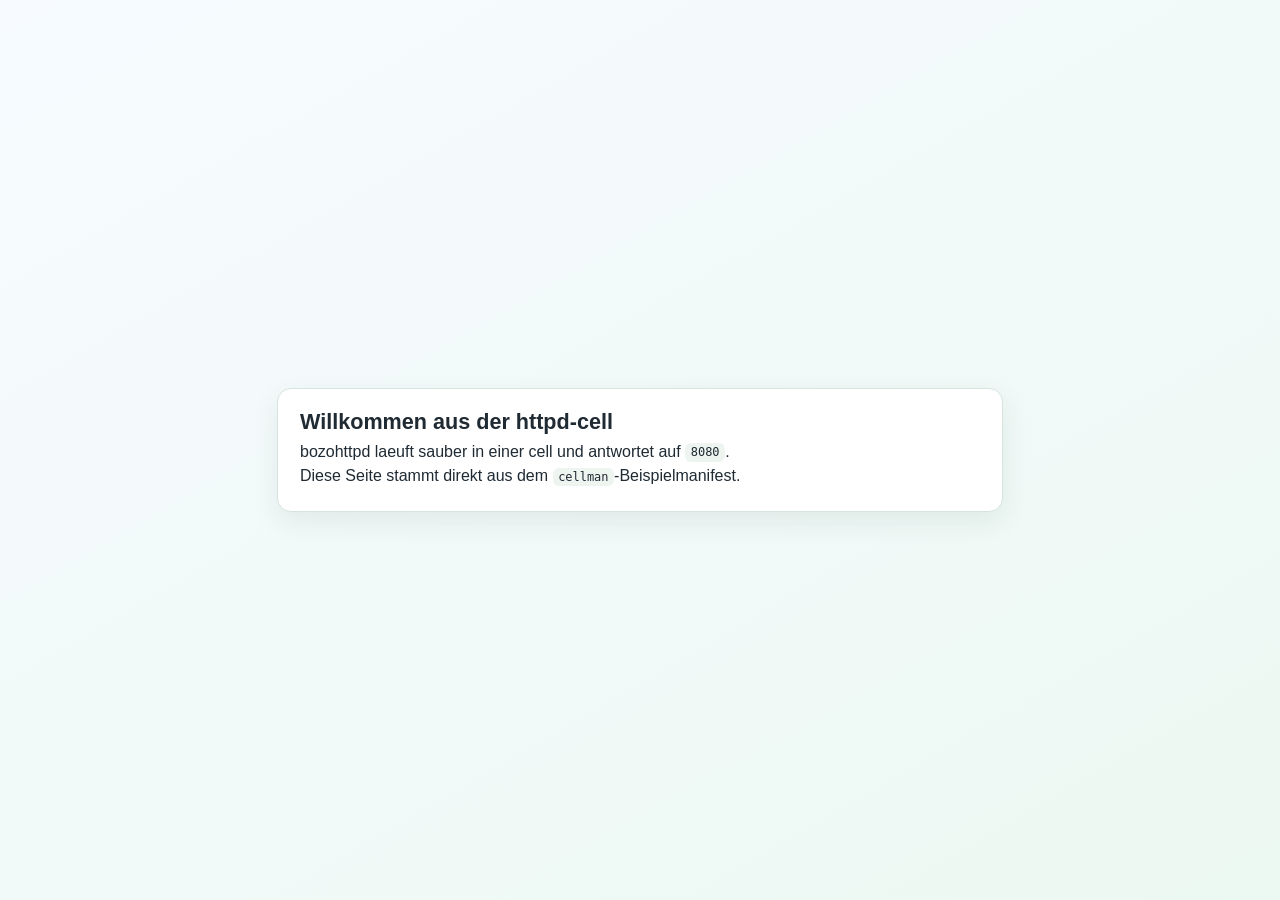
<file: usr.sbin/cellman/examples/httpd/assets/index.html>
<!doctype html>
<html lang="de">
<head>
  <meta charset="utf-8">
  <meta name="viewport" content="width=device-width, initial-scale=1">
  <title>httpd sample</title>
  <style>
    :root { color-scheme: light; }

    body {
      margin: 0;
      font-family: "Trebuchet MS", "Segoe UI", sans-serif;
      background: linear-gradient(150deg, #f7fbff, #ecf8f2);
      color: #1f2a33;
      min-height: 100vh;
      display: grid;
      place-items: center;
    }

    main {
      width: min(680px, 92vw);
      background: #ffffff;
      border: 1px solid #d6e5de;
      border-radius: 14px;
      padding: 1.25rem 1.4rem;
      box-shadow: 0 10px 28px rgba(20, 50, 38, 0.08);
    }

    h1 { margin: 0 0 .5rem; font-size: 1.35rem; }
    p { margin: .4rem 0; }

    code {
      background: #eef5f0;
      border-radius: 6px;
      padding: .15rem .35rem;
      font-size: .92em;
    }
  </style>
</head>
<body>
  <main>
    <h1>Willkommen aus der httpd-cell</h1>
    <p>bozohttpd laeuft sauber in einer cell und antwortet auf <code>8080</code>.</p>
    <p>Diese Seite stammt direkt aus dem <code>cellman</code>-Beispielmanifest.</p>
  </main>
</body>
</html>
</file>
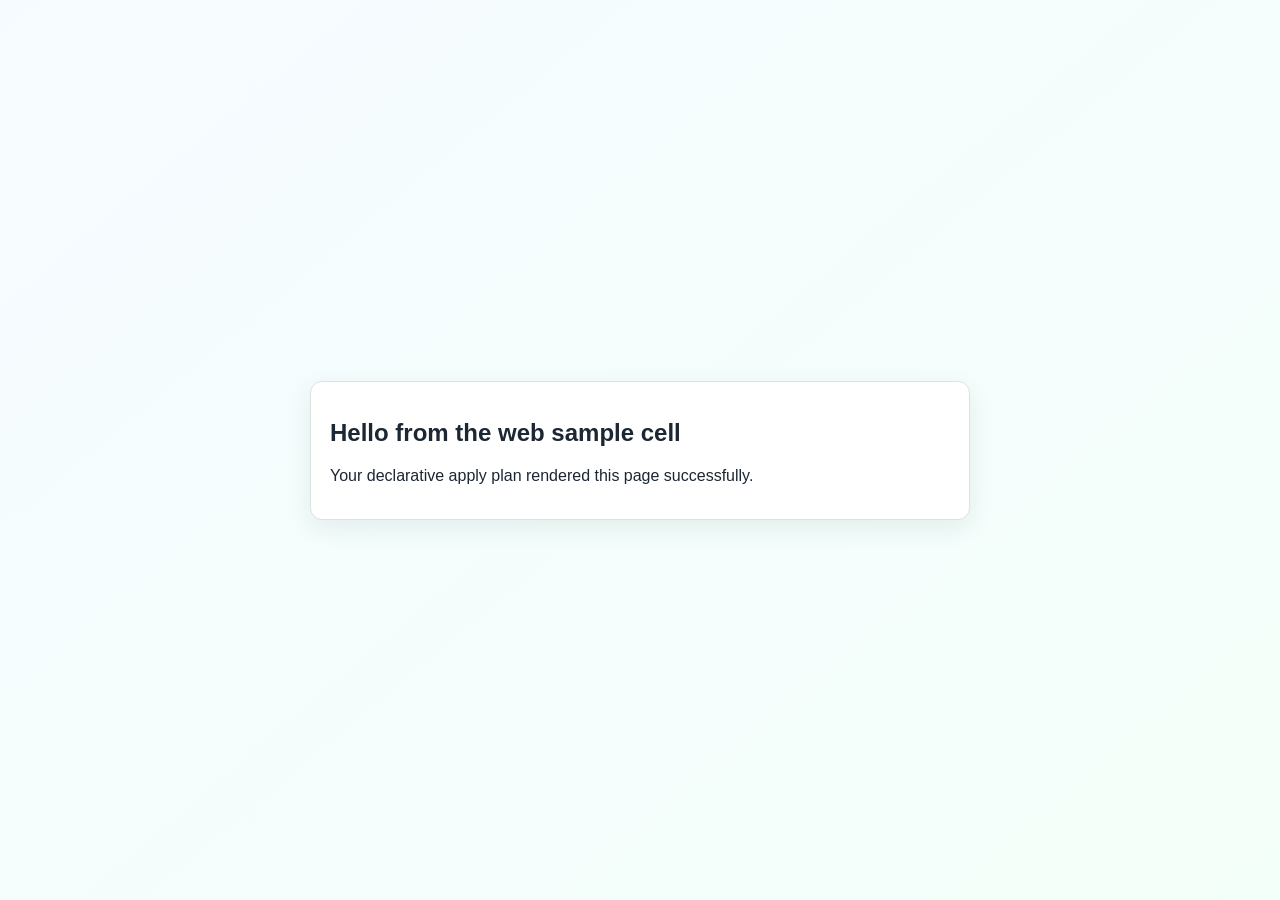
<file: usr.sbin/cellman/examples/samples/assets/index.html>
<!doctype html>
<html lang="en">
<head>
  <meta charset="utf-8">
  <meta name="viewport" content="width=device-width, initial-scale=1">
  <title>cellman web sample</title>
  <style>
    body {
      margin: 0;
      font-family: "Trebuchet MS", "Segoe UI", sans-serif;
      min-height: 100vh;
      display: grid;
      place-items: center;
      background: linear-gradient(140deg, #f6fbff, #f3fff9);
      color: #1b2733;
    }

    .card {
      width: min(620px, 92vw);
      background: #fff;
      border: 1px solid #d7e6dc;
      border-radius: 12px;
      padding: 1.1rem 1.2rem;
      box-shadow: 0 8px 24px rgba(30, 64, 47, 0.08);
    }
  </style>
</head>
<body>
  <section class="card">
    <h1>Hello from the web sample cell</h1>
    <p>Your declarative apply plan rendered this page successfully.</p>
  </section>
</body>
</html>
</file>
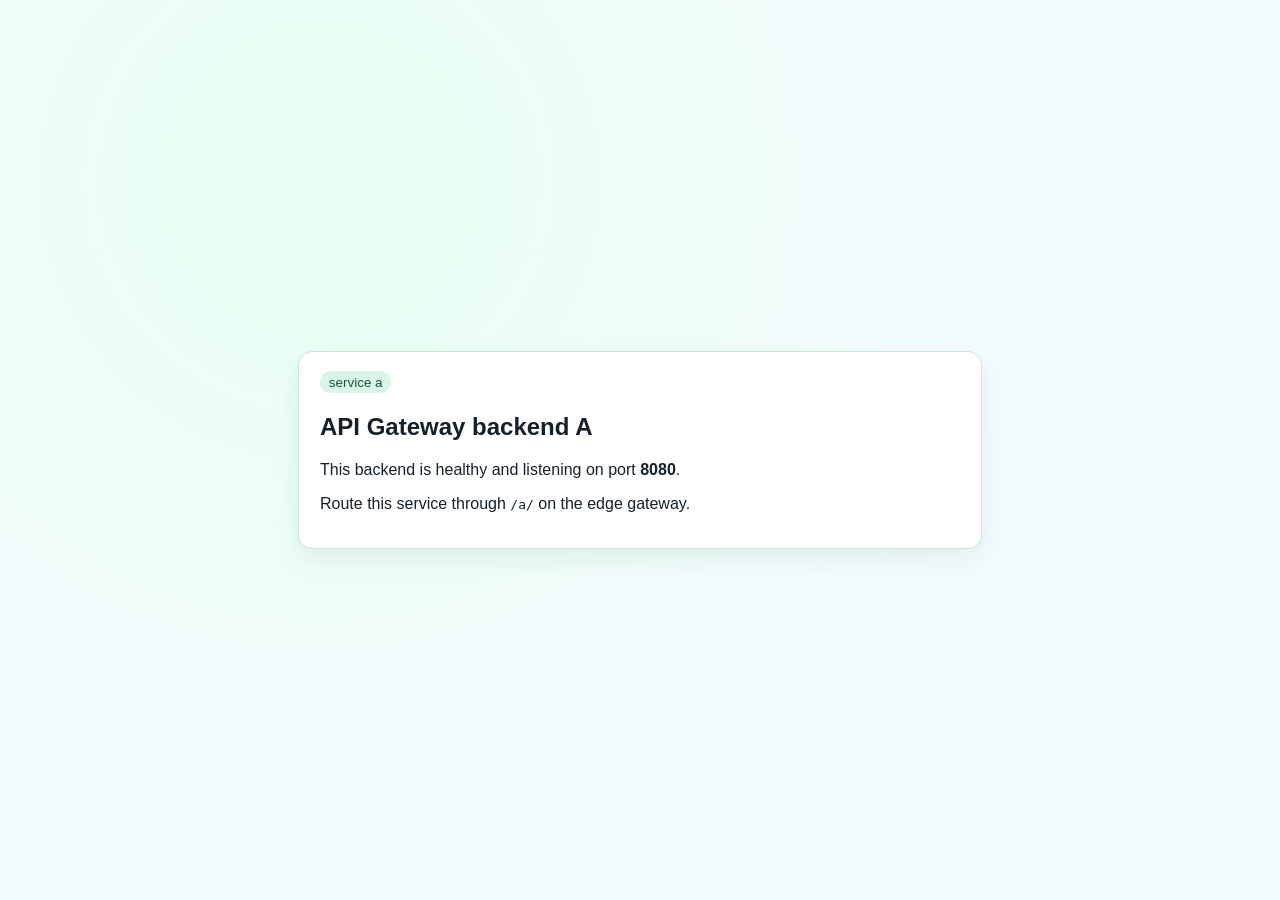
<file: usr.sbin/cellman/examples/api-gateway/assets/app-a-index.html>
<!doctype html>
<html lang="en">
<head>
  <meta charset="utf-8">
  <meta name="viewport" content="width=device-width, initial-scale=1">
  <title>api-gateway-a</title>
  <style>
    body {
      margin: 0;
      font-family: "Trebuchet MS", "Segoe UI", sans-serif;
      background: radial-gradient(circle at 25% 20%, #e8fff2, #f4fbff 60%);
      color: #14212b;
      min-height: 100vh;
      display: grid;
      place-items: center;
    }

    .card {
      width: min(640px, 92vw);
      background: #ffffff;
      border: 1px solid #c9e6d6;
      border-radius: 14px;
      padding: 1.2rem 1.3rem;
      box-shadow: 0 10px 26px rgba(27, 74, 43, 0.08);
    }

    .tag {
      display: inline-block;
      background: #d8f5e6;
      color: #17563a;
      border-radius: 999px;
      padding: .2rem .55rem;
      font-size: .84rem;
    }
  </style>
</head>
<body>
  <section class="card">
    <span class="tag">service a</span>
    <h1>API Gateway backend A</h1>
    <p>This backend is healthy and listening on port <strong>8080</strong>.</p>
    <p>Route this service through <code>/a/</code> on the edge gateway.</p>
  </section>
</body>
</html>
</file>
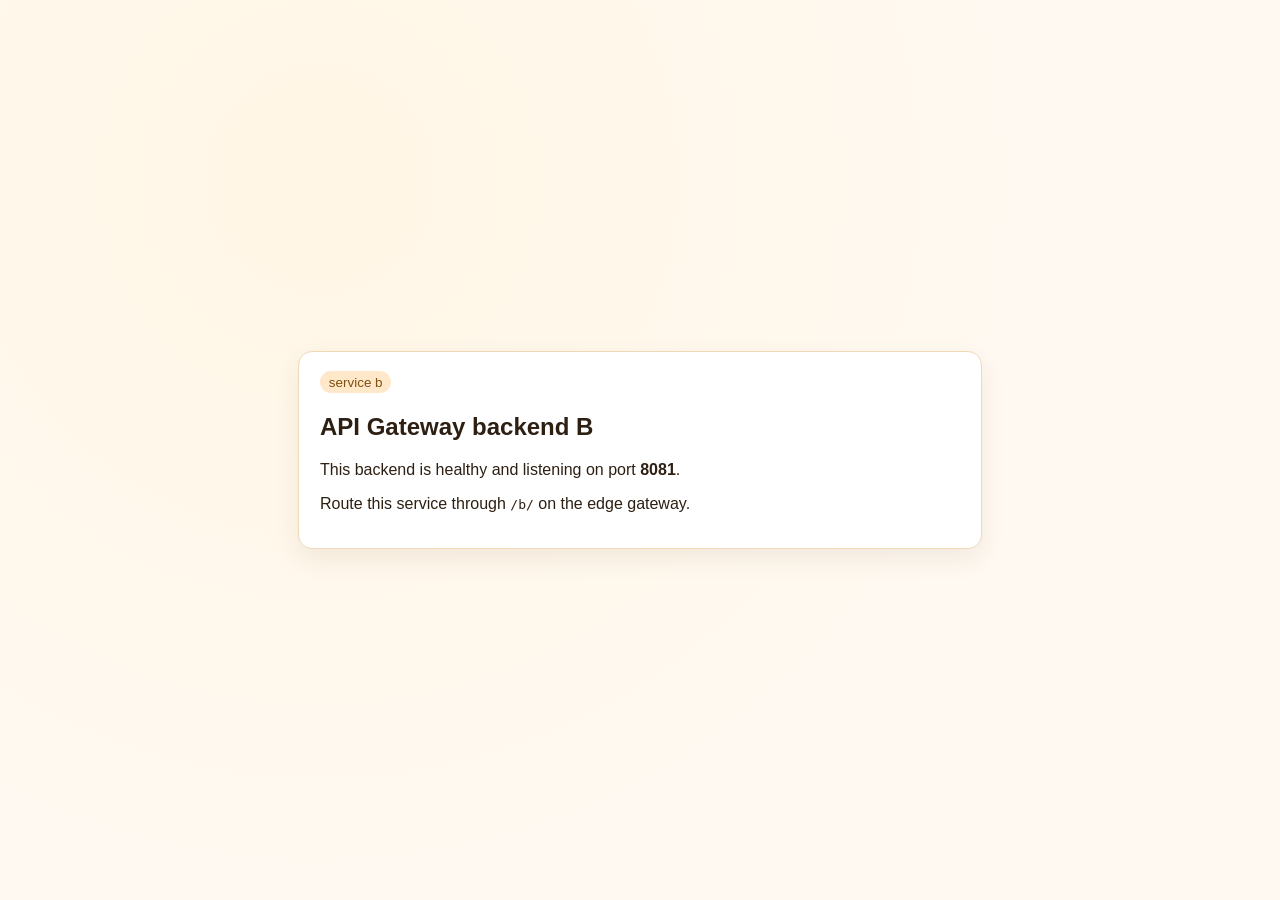
<file: usr.sbin/cellman/examples/api-gateway/assets/app-b-index.html>
<!doctype html>
<html lang="en">
<head>
  <meta charset="utf-8">
  <meta name="viewport" content="width=device-width, initial-scale=1">
  <title>api-gateway-b</title>
  <style>
    body {
      margin: 0;
      font-family: "Trebuchet MS", "Segoe UI", sans-serif;
      background: radial-gradient(circle at 25% 20%, #fff6e5, #fff9f1 60%);
      color: #2d1f12;
      min-height: 100vh;
      display: grid;
      place-items: center;
    }

    .card {
      width: min(640px, 92vw);
      background: #ffffff;
      border: 1px solid #f0d9b7;
      border-radius: 14px;
      padding: 1.2rem 1.3rem;
      box-shadow: 0 10px 26px rgba(82, 55, 18, 0.08);
    }

    .tag {
      display: inline-block;
      background: #ffe8c9;
      color: #7e4f0e;
      border-radius: 999px;
      padding: .2rem .55rem;
      font-size: .84rem;
    }
  </style>
</head>
<body>
  <section class="card">
    <span class="tag">service b</span>
    <h1>API Gateway backend B</h1>
    <p>This backend is healthy and listening on port <strong>8081</strong>.</p>
    <p>Route this service through <code>/b/</code> on the edge gateway.</p>
  </section>
</body>
</html>
</file>
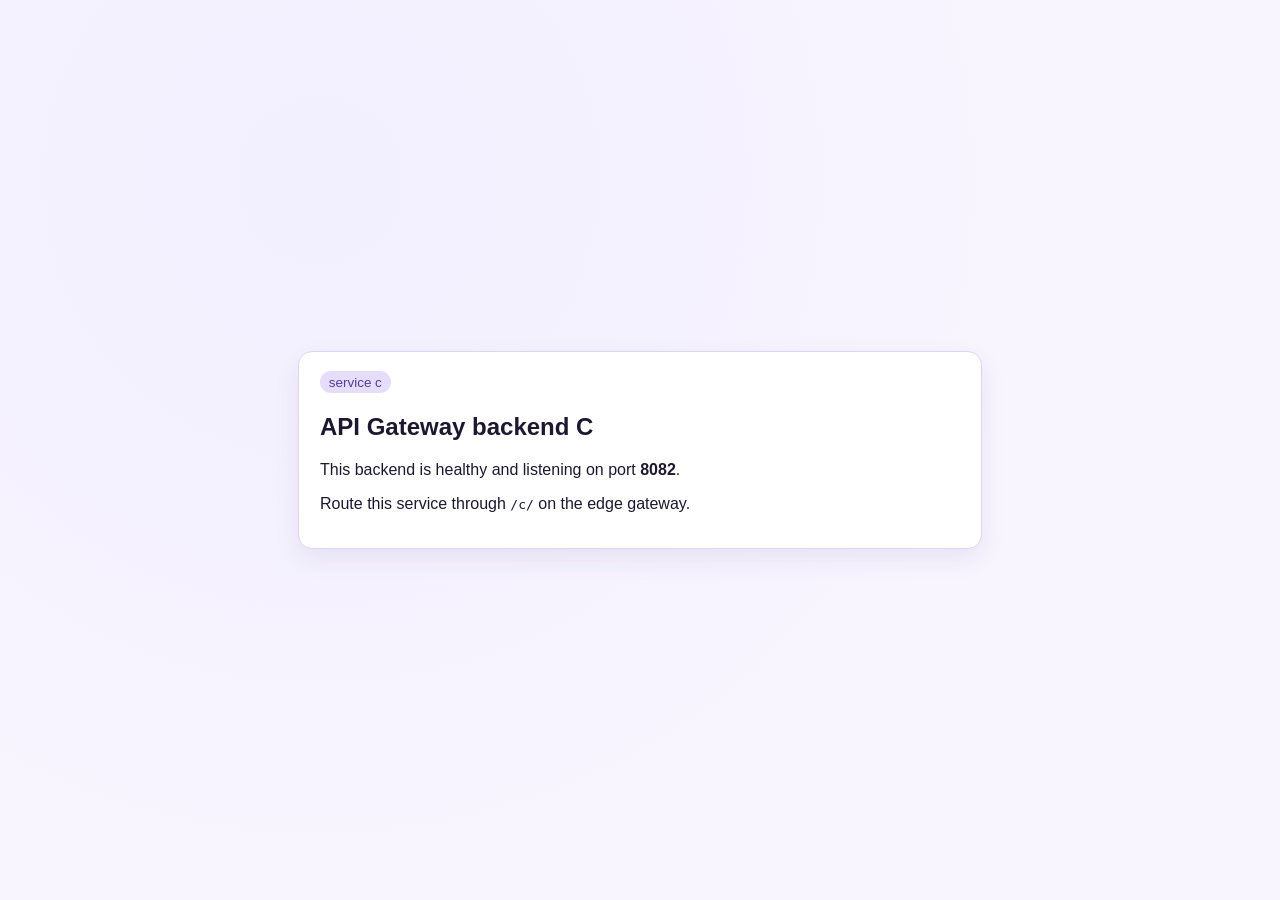
<file: usr.sbin/cellman/examples/api-gateway/assets/app-c-index.html>
<!doctype html>
<html lang="en">
<head>
  <meta charset="utf-8">
  <meta name="viewport" content="width=device-width, initial-scale=1">
  <title>api-gateway-c</title>
  <style>
    body {
      margin: 0;
      font-family: "Trebuchet MS", "Segoe UI", sans-serif;
      background: radial-gradient(circle at 25% 20%, #f2efff, #f8f5ff 60%);
      color: #1d1830;
      min-height: 100vh;
      display: grid;
      place-items: center;
    }

    .card {
      width: min(640px, 92vw);
      background: #ffffff;
      border: 1px solid #ddd5f6;
      border-radius: 14px;
      padding: 1.2rem 1.3rem;
      box-shadow: 0 10px 26px rgba(42, 31, 90, 0.08);
    }

    .tag {
      display: inline-block;
      background: #e5ddfb;
      color: #4f3f95;
      border-radius: 999px;
      padding: .2rem .55rem;
      font-size: .84rem;
    }
  </style>
</head>
<body>
  <section class="card">
    <span class="tag">service c</span>
    <h1>API Gateway backend C</h1>
    <p>This backend is healthy and listening on port <strong>8082</strong>.</p>
    <p>Route this service through <code>/c/</code> on the edge gateway.</p>
  </section>
</body>
</html>
</file>
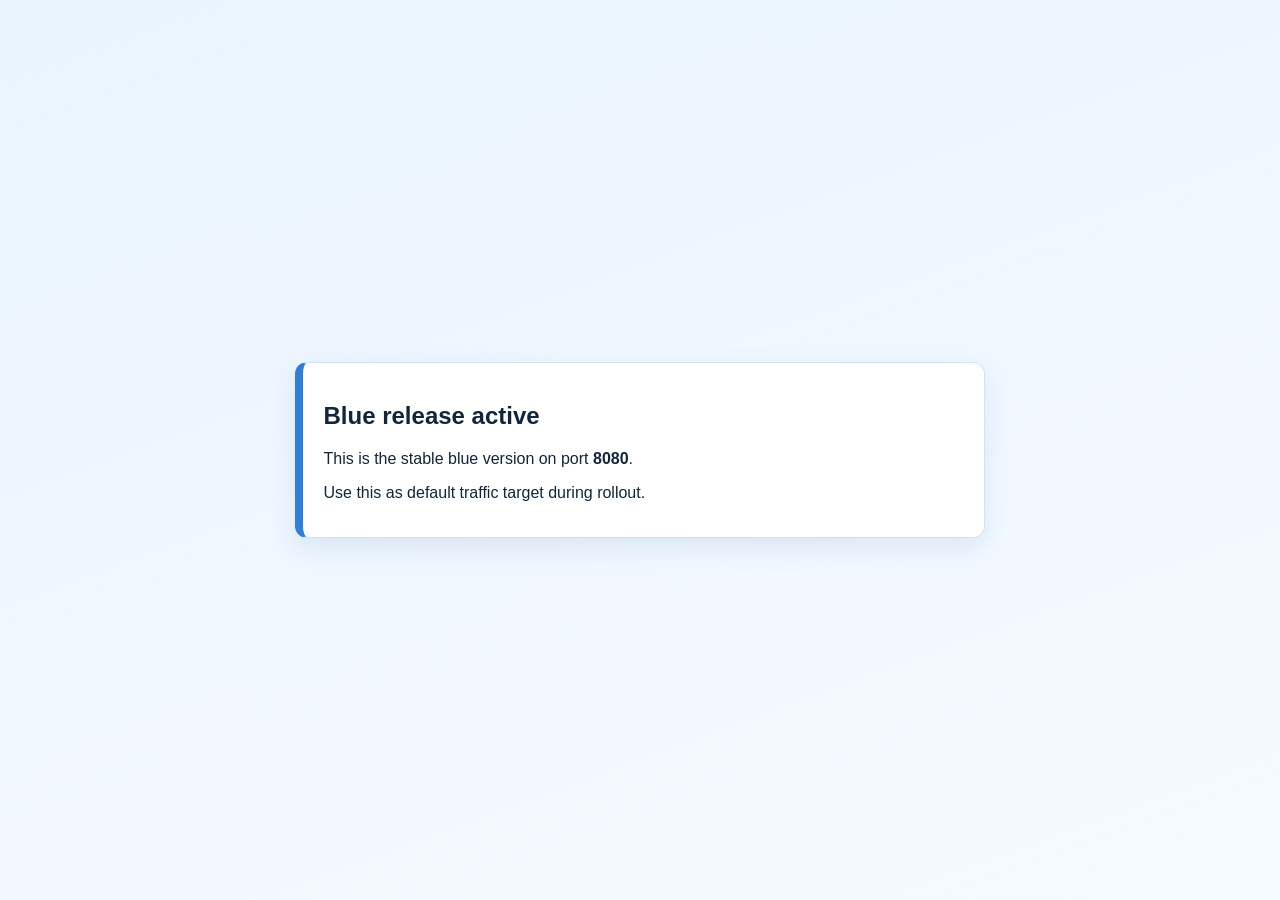
<file: usr.sbin/cellman/examples/blue-green/assets/blue-index.html>
<!doctype html>
<html lang="en">
<head>
  <meta charset="utf-8">
  <meta name="viewport" content="width=device-width, initial-scale=1">
  <title>blue release</title>
  <style>
    body {
      margin: 0;
      font-family: "Trebuchet MS", "Segoe UI", sans-serif;
      background: linear-gradient(160deg, #e9f4ff, #f5faff);
      color: #11263b;
      min-height: 100vh;
      display: grid;
      place-items: center;
    }

    .card {
      width: min(640px, 92vw);
      background: #ffffff;
      border: 1px solid #cfe2f8;
      border-left: 8px solid #2f7fda;
      border-radius: 12px;
      padding: 1.2rem 1.3rem;
      box-shadow: 0 10px 26px rgba(35, 87, 154, 0.1);
    }
  </style>
</head>
<body>
  <section class="card">
    <h1>Blue release active</h1>
    <p>This is the stable blue version on port <strong>8080</strong>.</p>
    <p>Use this as default traffic target during rollout.</p>
  </section>
</body>
</html>
</file>
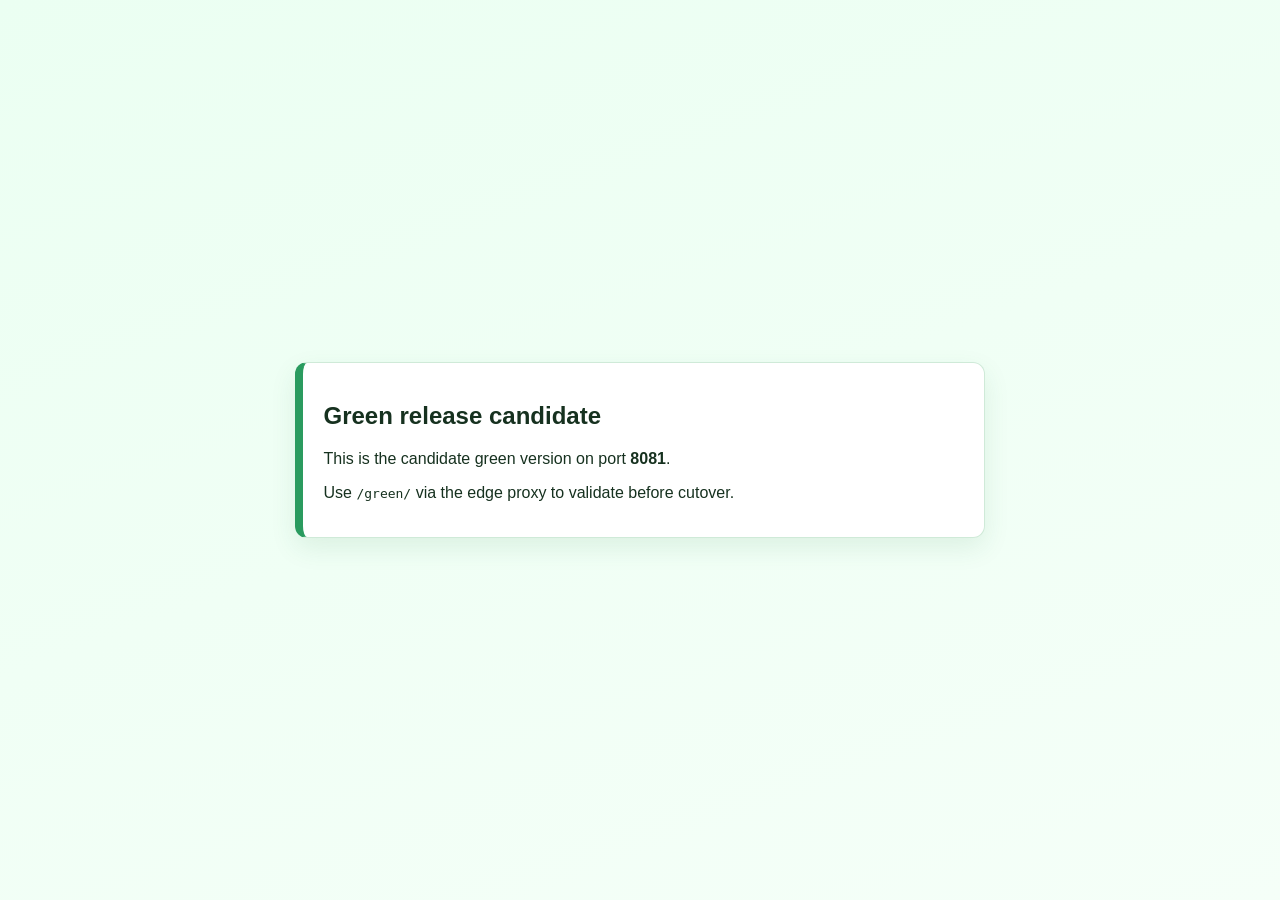
<file: usr.sbin/cellman/examples/blue-green/assets/green-index.html>
<!doctype html>
<html lang="en">
<head>
  <meta charset="utf-8">
  <meta name="viewport" content="width=device-width, initial-scale=1">
  <title>green release</title>
  <style>
    body {
      margin: 0;
      font-family: "Trebuchet MS", "Segoe UI", sans-serif;
      background: linear-gradient(160deg, #ebfff2, #f5fff8);
      color: #16311f;
      min-height: 100vh;
      display: grid;
      place-items: center;
    }

    .card {
      width: min(640px, 92vw);
      background: #ffffff;
      border: 1px solid #cfead8;
      border-left: 8px solid #2a9b5f;
      border-radius: 12px;
      padding: 1.2rem 1.3rem;
      box-shadow: 0 10px 26px rgba(35, 115, 72, 0.1);
    }
  </style>
</head>
<body>
  <section class="card">
    <h1>Green release candidate</h1>
    <p>This is the candidate green version on port <strong>8081</strong>.</p>
    <p>Use <code>/green/</code> via the edge proxy to validate before cutover.</p>
  </section>
</body>
</html>
</file>
